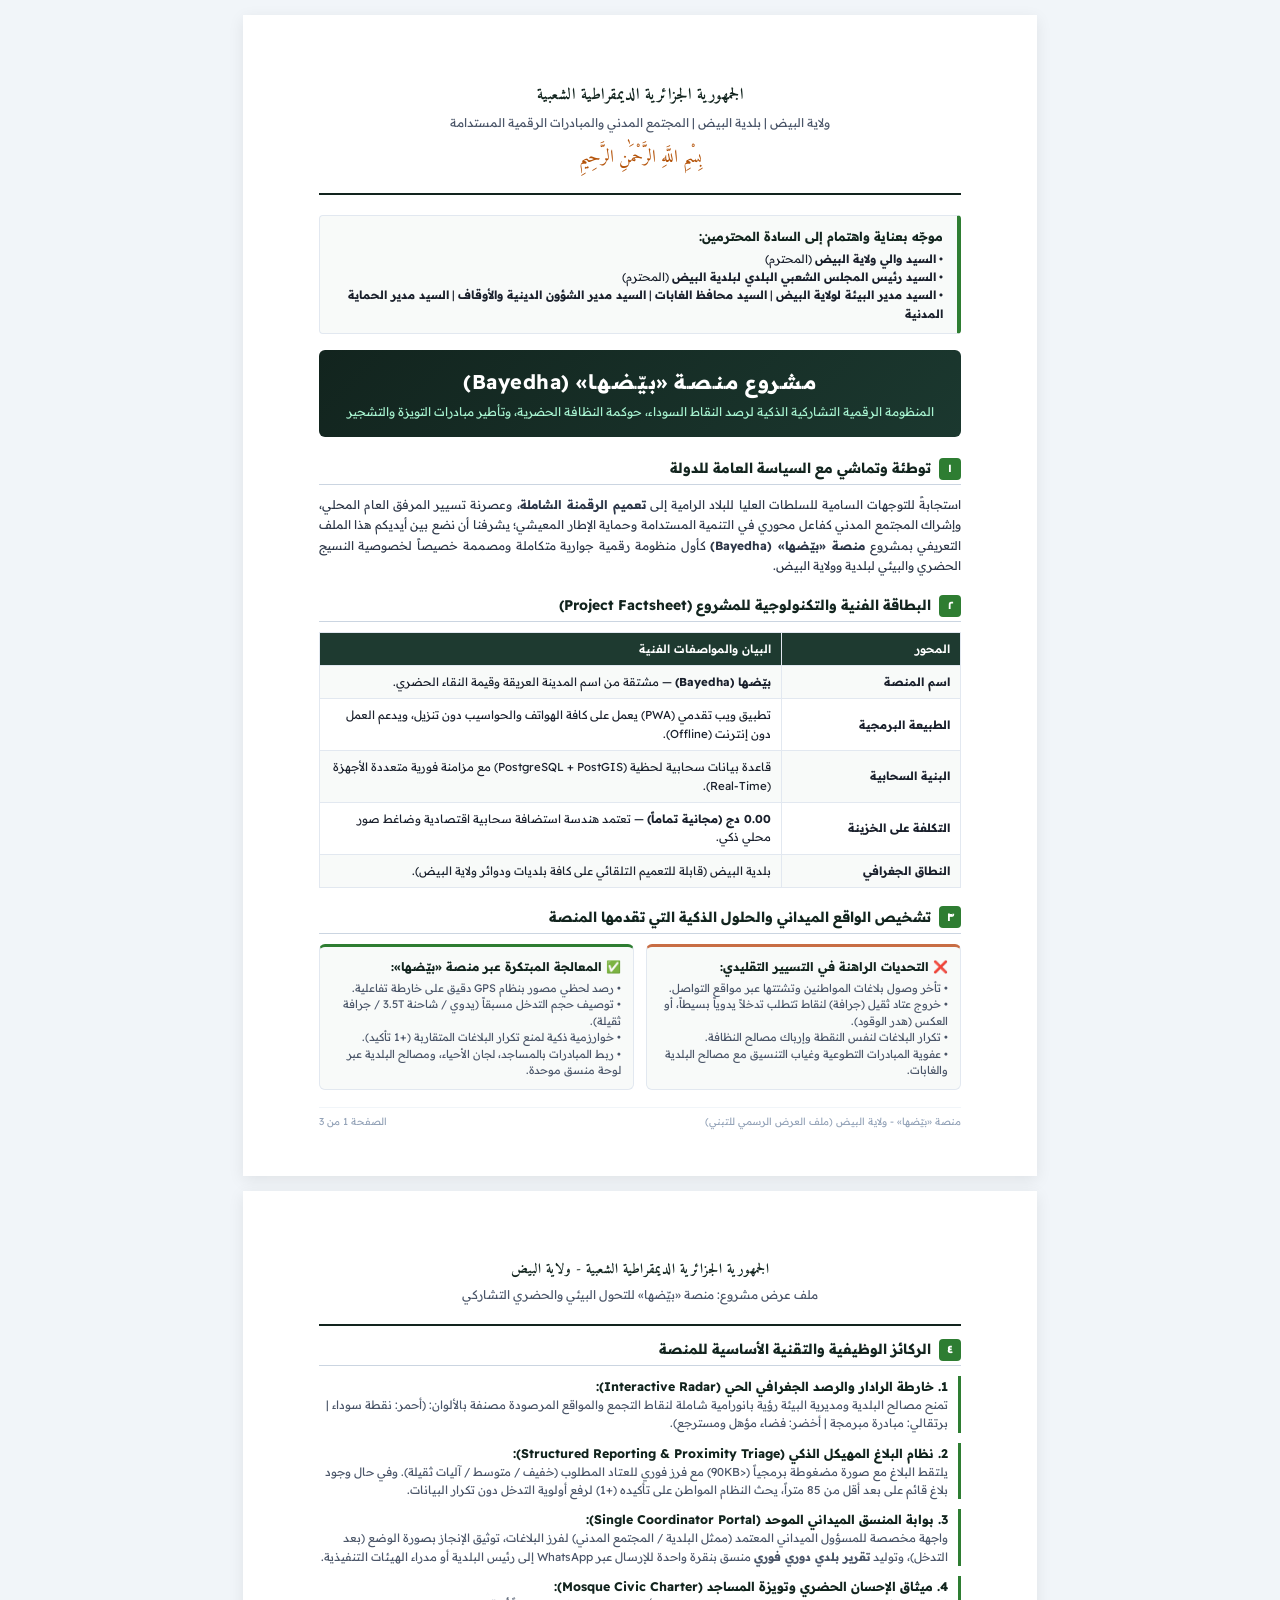
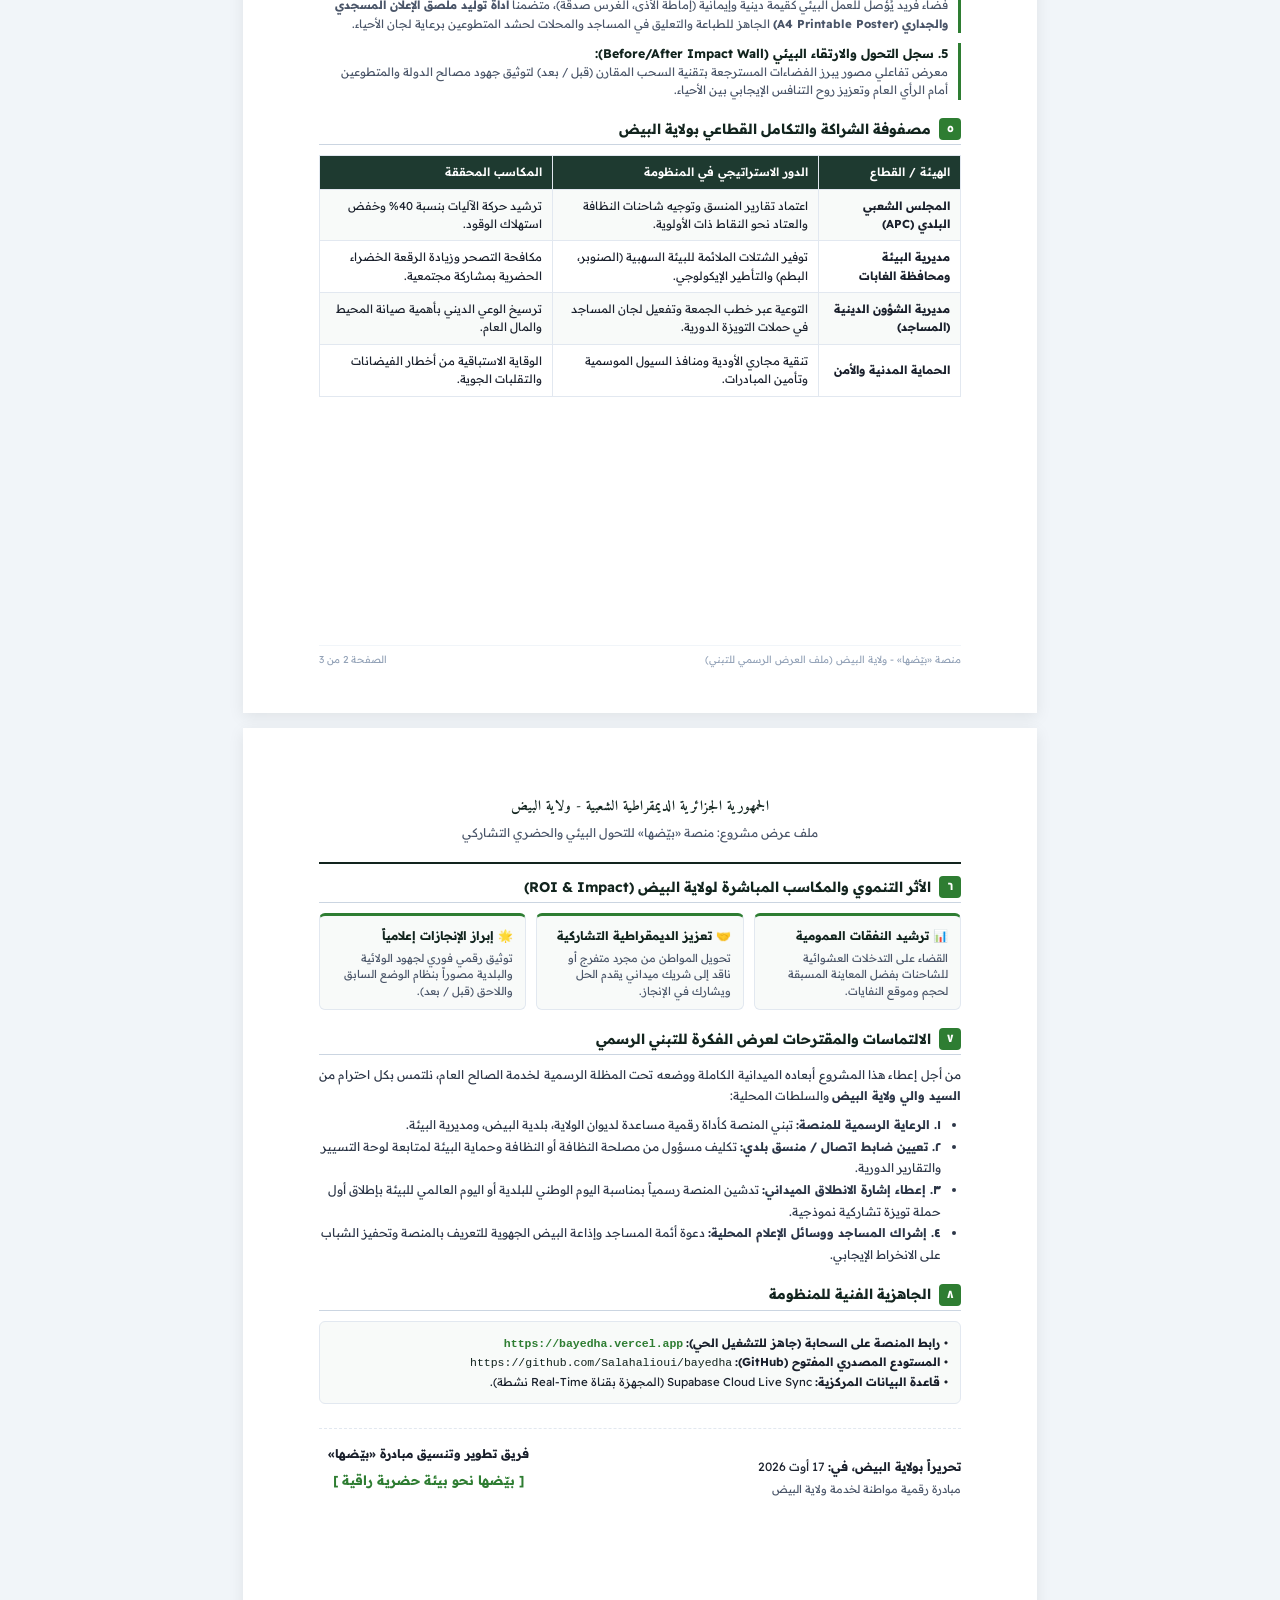
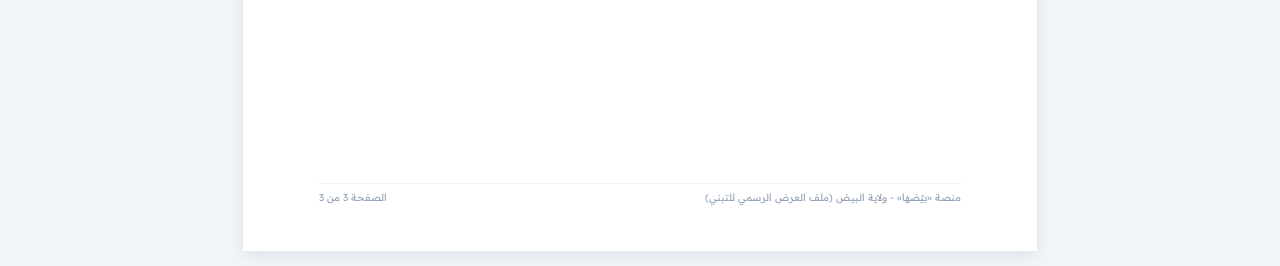
<file: docs/dossier_officiel_elbayadh.html>
<!DOCTYPE html>
<html lang="ar" dir="rtl">
<head>
  <meta charset="UTF-8">
  <title>الملف التقني والتنفيذي لمشروع منصة «بيّضها» - ولاية البيض</title>
  <style>
    @import url('https://fonts.googleapis.com/css2?family=Amiri:ital,wght@0,400;0,700;1,400&family=Readex+Pro:wght@300;400;500;600;700;800&display=swap');

    :root {
      --primary: #12241e;
      --accent: #2e7d32;
      --clay: #c86d44;
      --gold: #b45309;
      --bg-light: #f8faf9;
      --text: #1a202c;
      --text-muted: #4a5568;
      --border: #e2e8f0;
    }

    * {
      box-sizing: border-box;
      margin: 0;
      padding: 0;
      -webkit-print-color-adjust: exact;
      print-color-adjust: exact;
    }

    body {
      font-family: 'Readex Pro', 'Amiri', 'Traditional Arabic', Tahoma, sans-serif;
      background: #f1f5f9;
      color: var(--text);
      line-height: 1.6;
      font-size: 13px;
    }

    .page {
      width: 210mm;
      min-height: 297mm;
      padding: 18mm 20mm;
      margin: 15px auto;
      background: white;
      box-shadow: 0 4px 15px rgba(0,0,0,0.08);
      position: relative;
      page-break-after: always;
    }

    @media print {
      body { background: white; }
      .page { margin: 0; box-shadow: none; width: 100%; min-height: 100vh; padding: 15mm 18mm; }
      @page { size: A4; margin: 0; }
    }

    /* Official Letterhead Header */
    .official-header {
      text-align: center;
      border-bottom: 2px solid var(--primary);
      padding-bottom: 14px;
      margin-bottom: 20px;
    }

    .official-rep {
      font-family: 'Amiri', serif;
      font-size: 16px;
      font-weight: 700;
      color: var(--primary);
      margin-bottom: 4px;
      letter-spacing: 0.5px;
    }

    .official-sub {
      font-size: 12px;
      color: var(--text-muted);
      margin-bottom: 12px;
    }

    .bismillah {
      font-family: 'Amiri', serif;
      font-size: 18px;
      color: var(--gold);
      margin: 6px 0;
    }

    .header-dest-box {
      background: var(--bg-light);
      border: 1px solid var(--border);
      border-right: 4px solid var(--accent);
      padding: 10px 14px;
      border-radius: 4px;
      margin: 12px 0 16px 0;
      text-align: right;
    }

    .header-dest-title {
      font-size: 12.5px;
      font-weight: 700;
      color: var(--primary);
      margin-bottom: 4px;
    }

    .header-dest-list {
      font-size: 11.5px;
      color: var(--text);
      line-height: 1.6;
    }

    .dossier-title-banner {
      background: linear-gradient(135deg, #12241e, #1b382f);
      color: white;
      padding: 16px 20px;
      border-radius: 6px;
      text-align: center;
      margin-bottom: 20px;
    }

    .dossier-title-banner h1 {
      font-size: 20px;
      font-weight: 800;
      color: #ffffff;
      margin-bottom: 4px;
      letter-spacing: 0.5px;
    }

    .dossier-title-banner p {
      font-size: 12px;
      color: #a7f3d0;
      font-weight: 400;
    }

    /* Section Styles */
    .section-block {
      margin-bottom: 18px;
    }

    .section-title {
      font-size: 14px;
      font-weight: 700;
      color: var(--primary);
      border-bottom: 1.5px solid #cbd5e1;
      padding-bottom: 4px;
      margin-bottom: 10px;
      display: flex;
      align-items: center;
      gap: 8px;
    }

    .section-title-icon {
      display: inline-flex;
      align-items: center;
      justify-content: center;
      width: 22px;
      height: 22px;
      background: var(--accent);
      color: white;
      border-radius: 4px;
      font-size: 11px;
    }

    p.body-text {
      text-align: justify;
      color: #2d3748;
      font-size: 12px;
      line-height: 1.7;
      margin-bottom: 8px;
    }

    /* Grid & Cards */
    .grid-2 {
      display: grid;
      grid-template-columns: 1fr 1fr;
      gap: 12px;
      margin: 10px 0;
    }

    .grid-3 {
      display: grid;
      grid-template-columns: 1fr 1fr 1fr;
      gap: 10px;
      margin: 10px 0;
    }

    .info-card {
      background: var(--bg-light);
      border: 1px solid var(--border);
      border-radius: 6px;
      padding: 10px 12px;
    }

    .info-card.highlight {
      border-top: 3px solid var(--accent);
    }

    .info-card.clay {
      border-top: 3px solid var(--clay);
    }

    .info-card h4 {
      font-size: 12px;
      font-weight: 700;
      color: var(--primary);
      margin-bottom: 4px;
    }

    .info-card p {
      font-size: 11px;
      color: var(--text-muted);
      line-height: 1.5;
    }

    /* Key Metrics Table */
    table.data-table {
      width: 100%;
      border-collapse: collapse;
      margin: 10px 0;
      font-size: 11.5px;
    }

    table.data-table th, table.data-table td {
      border: 1px solid var(--border);
      padding: 7px 10px;
      text-align: right;
    }

    table.data-table th {
      background: #1e3a30;
      color: white;
      font-weight: 600;
      font-size: 11.5px;
    }

    table.data-table tr:nth-child(even) {
      background: var(--bg-light);
    }

    /* Feature Pillars */
    .pillar-box {
      border-right: 3px solid var(--accent);
      padding-right: 10px;
      margin-bottom: 10px;
    }

    .pillar-box h4 {
      font-size: 12.5px;
      font-weight: 700;
      color: var(--primary);
    }

    .pillar-box p {
      font-size: 11.5px;
      color: var(--text-muted);
      line-height: 1.6;
    }

    /* Signature & Stamp Area */
    .sign-area {
      margin-top: 24px;
      display: flex;
      justify-content: space-between;
      align-items: flex-end;
      padding-top: 15px;
      border-top: 1px dashed var(--border);
    }

    .sign-box {
      text-align: center;
      width: 220px;
      font-size: 12px;
    }

    .page-num {
      position: absolute;
      bottom: 12mm;
      left: 20mm;
      right: 20mm;
      display: flex;
      justify-content: space-between;
      font-size: 10px;
      color: #94a3b8;
      border-top: 1px solid #f1f5f9;
      padding-top: 6px;
    }
  </style>
</head>
<body>

  <!-- ================= PAGE 1: EXECUTIVE BRIEF & DIAGNOSIS ================= -->
  <div class="page">
    <div class="official-header">
      <div class="official-rep">الجمهورية الجزائرية الديمقراطية الشعبية</div>
      <div class="official-sub">ولاية البيض | بلدية البيض | المجتمع المدني والمبادرات الرقمية المستدامة</div>
      <div class="bismillah">بِسْمِ اللَّهِ الرَّحْمَٰنِ الرَّحِيمِ</div>
    </div>

    <div class="header-dest-box">
      <div class="header-dest-title">موجّه بعناية واهتمام إلى السادة المحترمين:</div>
      <div class="header-dest-list">
        • <strong>السيد والي ولاية البيض</strong> (المحترم)<br>
        • <strong>السيد رئيس المجلس الشعبي البلدي لبلدية البيض</strong> (المحترم)<br>
        • <strong>السيد مدير البيئة لولاية البيض</strong> | <strong>السيد محافظ الغابات</strong> | <strong>السيد مدير الشؤون الدينية والأوقاف</strong> | <strong>السيد مدير الحماية المدنية</strong>
      </div>
    </div>

    <div class="dossier-title-banner">
      <h1>مـشـروع مـنـصـة «بـيّـضـهـا» (Bayedha)</h1>
      <p>المنظومة الرقمية التشاركية الذكية لرصد النقاط السوداء، حوكمة النظافة الحضرية، وتأطير مبادرات التويزة والتشجير</p>
    </div>

    <!-- 1. التوطئة والأهداف الاستراتيجية -->
    <div class="section-block">
      <div class="section-title">
        <span class="section-title-icon">١</span>
        <span>توطئة وتماشي مع السياسة العامة للدولة</span>
      </div>
      <p class="body-text">
        استجابةً للتوجهات السامية للسلطات العليا للبلاد الرامية إلى <strong>تعميم الرقمنة الشاملة</strong>، وعصرنة تسيير المرفق العام المحلي، وإشراك المجتمع المدني كفاعل محوري في التنمية المستدامة وحماية الإطار المعيشي؛ يشرفنا أن نضع بين أيديكم هذا الملف التعريفي بمشروع <strong>منصة «بيّضها» (Bayedha)</strong> كأول منظومة رقمية جوارية متكاملة ومصممة خصيصاً لخصوصية النسيج الحضري والبيئي لبلدية وولاية البيض.
      </p>
    </div>

    <!-- 2. بطاقة الهوية الفنية للمشروع -->
    <div class="section-block">
      <div class="section-title">
        <span class="section-title-icon">٢</span>
        <span>البطاقة الفنية والتكنولوجية للمشروع (Project Factsheet)</span>
      </div>
      <table class="data-table">
        <tr>
          <th style="width: 28%;">المحور</th>
          <th>البيان والمواصفات الفنية</th>
        </tr>
        <tr>
          <td><strong>اسم المنصة</strong></td>
          <td><strong>بيّضها (Bayedha)</strong> — مشتقة من اسم المدينة العريقة وقيمة النقاء الحضري.</td>
        </tr>
        <tr>
          <td><strong>الطبيعة البرمجية</strong></td>
          <td>تطبيق ويب تقدمي (PWA) يعمل على كافة الهواتف والحواسيب دون تنزيل، ويدعم العمل دون إنترنت (Offline).</td>
        </tr>
        <tr>
          <td><strong>البنية السحابية</strong></td>
          <td>قاعدة بيانات سحابية لحظية (PostgreSQL + PostGIS) مع مزامنة فورية متعددة الأجهزة (Real-Time).</td>
        </tr>
        <tr>
          <td><strong>التكلفة على الخزينة</strong></td>
          <td><strong>0.00 دج (مجانية تماماً)</strong> — تعتمد هندسة استضافة سحابية اقتصادية وضاغط صور محلي ذكي.</td>
        </tr>
        <tr>
          <td><strong>النطاق الجغرافي</strong></td>
          <td>بلدية البيض (قابلة للتعميم التلقائي على كافة بلديات ودوائر ولاية البيض).</td>
        </tr>
      </table>
    </div>

    <!-- 3. تشخيص الإشكاليات الميدانية والحلول -->
    <div class="section-block">
      <div class="section-title">
        <span class="section-title-icon">٣</span>
        <span>تشخيص الواقع الميداني والحلول الذكية التي تقدمها المنصة</span>
      </div>
      <div class="grid-2">
        <div class="info-card clay">
          <h4>❌ التحديات الراهنة في التسيير التقليدي:</h4>
          <p>• تأخر وصول بلاغات المواطنين وتشتتها عبر مواقع التواصل.<br>
          • خروج عتاد ثقيل (جرافة) لنقاط تتطلب تدخلاً يدوياً بسيطاً، أو العكس (هدر الوقود).<br>
          • تكرار البلاغات لنفس النقطة وإرباك مصالح النظافة.<br>
          • عفوية المبادرات التطوعية وغياب التنسيق مع مصالح البلدية والغابات.</p>
        </div>
        <div class="info-card highlight">
          <h4>✅ المعالجة المبتكرة عبر منصة «بيّضها»:</h4>
          <p>• رصد لحظي مصور بنظام GPS دقيق على خارطة تفاعلية.<br>
          • توصيف حجم التدخل مسبقاً (يدوي / شاحنة 3.5T / جرافة ثقيلة).<br>
          • خوارزمية ذكية لمنع تكرار البلاغات المتقاربة (+1 تأكيد).<br>
          • ربط المبادرات بالمساجد، لجان الأحياء، ومصالح البلدية عبر لوحة منسق موحدة.</p>
        </div>
      </div>
    </div>

    <div class="page-num">
      <span>منصة «بيّضها» - ولاية البيض (ملف العرض الرسمي للتبني)</span>
      <span>الصفحة 1 من 3</span>
    </div>
  </div>

  <!-- ================= PAGE 2: ARCHITECTURE & OPERATIONAL WORKFLOW ================= -->
  <div class="page">
    <div class="official-header" style="margin-bottom: 12px; padding-bottom: 8px;">
      <div class="official-rep" style="font-size: 14px;">الجمهورية الجزائرية الديمقراطية الشعبية - ولاية البيض</div>
      <div class="official-sub">ملف عرض مشروع: منصة «بيّضها» للتحول البيئي والحضري التشاركي</div>
    </div>

    <!-- 4. الركائز الوظيفية للمنظومة -->
    <div class="section-block">
      <div class="section-title">
        <span class="section-title-icon">٤</span>
        <span>الركائز الوظيفية والتقنية الأساسية للمنصة</span>
      </div>

      <div class="pillar-box">
        <h4>1. خارطة الرادار والرصد الجغرافي الحي (Interactive Radar):</h4>
        <p>تمنح مصالح البلدية ومديرية البيئة رؤية بانورامية شاملة لنقاط التجمع والمواقع المرصودة مصنفة بالألوان: (أحمر: نقطة سوداء | برتقالي: مبادرة مبرمجة | أخضر: فضاء مؤهل ومسترجع).</p>
      </div>

      <div class="pillar-box">
        <h4>2. نظام البلاغ المهيكل الذكي (Structured Reporting & Proximity Triage):</h4>
        <p>يلتقط البلاغ مع صورة مضغوطة برمجياً (&lt;90KB) مع فرز فوري للعتاد المطلوب (خفيف / متوسط / آليات ثقيلة). وفي حال وجود بلاغ قائم على بعد أقل من 85 متراً، يحث النظام المواطن على تأكيده (+1) لرفع أولوية التدخل دون تكرار البيانات.</p>
      </div>

      <div class="pillar-box">
        <h4>3. بوابة المنسق الميداني الموحد (Single Coordinator Portal):</h4>
        <p>واجهة مخصصة للمسؤول الميداني المعتمد (ممثل البلدية / المجتمع المدني) لفرز البلاغات، توثيق الإنجاز بصورة الوضع (بعد التدخل)، وتوليد <strong>تقرير بلدي دوري فوري</strong> منسق بنقرة واحدة للإرسال عبر WhatsApp إلى رئيس البلدية أو مدراء الهيئات التنفيذية.</p>
      </div>

      <div class="pillar-box">
        <h4>4. ميثاق الإحسان الحضري وتويزة المساجد (Mosque Civic Charter):</h4>
        <p>فضاء فريد يُؤصل للعمل البيئي كقيمة دينية وإيمانية (إماطة الأذى، الغرس صدقة)، متضمناً <strong>أداة توليد ملصق الإعلان المسجدي والجداري (A4 Printable Poster)</strong> الجاهز للطباعة والتعليق في المساجد والمحلات لحشد المتطوعين برعاية لجان الأحياء.</p>
      </div>

      <div class="pillar-box">
        <h4>5. سجل التحول والارتقاء البيئي (Before/After Impact Wall):</h4>
        <p>معرض تفاعلي مصور يبرز الفضاءات المسترجعة بتقنية السحب المقارن (قبل / بعد) لتوثيق جهود مصالح الدولة والمتطوعين أمام الرأي العام وتعزيز روح التنافس الإيجابي بين الأحياء.</p>
      </div>
    </div>

    <!-- 5. مصفوفة التكامل بين الهيئات والقطاعات -->
    <div class="section-block">
      <div class="section-title">
        <span class="section-title-icon">٥</span>
        <span>مصفوفة الشراكة والتكامل القطاعي بولاية البيض</span>
      </div>
      <table class="data-table">
        <tr>
          <th>الهيئة / القطاع</th>
          <th>الدور الاستراتيجي في المنظومة</th>
          <th>المكاسب المحققة</th>
        </tr>
        <tr>
          <td><strong>المجلس الشعبي البلدي (APC)</strong></td>
          <td>اعتماد تقارير المنسق وتوجيه شاحنات النظافة والعتاد نحو النقاط ذات الأولوية.</td>
          <td>ترشيد حركة الآليات بنسبة 40% وخفض استهلاك الوقود.</td>
        </tr>
        <tr>
          <td><strong>مديرية البيئة ومحافظة الغابات</strong></td>
          <td>توفير الشتلات الملائمة للبيئة السهبية (الصنوبر، البطم) والتأطير الإيكولوجي.</td>
          <td>مكافحة التصحر وزيادة الرقعة الخضراء الحضرية بمشاركة مجتمعية.</td>
        </tr>
        <tr>
          <td><strong>مديرية الشؤون الدينية (المساجد)</strong></td>
          <td>التوعية عبر خطب الجمعة وتفعيل لجان المساجد في حملات التويزة الدورية.</td>
          <td>ترسيخ الوعي الديني بأهمية صيانة المحيط والمال العام.</td>
        </tr>
        <tr>
          <td><strong>الحماية المدنية والأمن</strong></td>
          <td>تنقية مجاري الأودية ومنافذ السيول الموسمية وتأمين المبادرات.</td>
          <td>الوقاية الاستباقية من أخطار الفيضانات والتقلبات الجوية.</td>
        </tr>
      </table>
    </div>

    <div class="page-num">
      <span>منصة «بيّضها» - ولاية البيض (ملف العرض الرسمي للتبني)</span>
      <span>الصفحة 2 من 3</span>
    </div>
  </div>

  <!-- ================= PAGE 3: IMPACT, ROI & ROADMAP ================= -->
  <div class="page">
    <div class="official-header" style="margin-bottom: 12px; padding-bottom: 8px;">
      <div class="official-rep" style="font-size: 14px;">الجمهورية الجزائرية الديمقراطية الشعبية - ولاية البيض</div>
      <div class="official-sub">ملف عرض مشروع: منصة «بيّضها» للتحول البيئي والحضري التشاركي</div>
    </div>

    <!-- 6. العوائد والمكاسب العامة للولاية -->
    <div class="section-block">
      <div class="section-title">
        <span class="section-title-icon">٦</span>
        <span>الأثر التنموي والمكاسب المباشرة لولاية البيض (ROI & Impact)</span>
      </div>
      <div class="grid-3">
        <div class="info-card highlight">
          <h4>📊 ترشيد النفقات العمومية</h4>
          <p>القضاء على التدخلات العشوائية للشاحنات بفضل المعاينة المسبقة لحجم وموقع النفايات.</p>
        </div>
        <div class="info-card highlight">
          <h4>🤝 تعزيز الديمقراطية التشاركية</h4>
          <p>تحويل المواطن من مجرد متفرج أو ناقد إلى شريك ميداني يقدم الحل ويشارك في الإنجاز.</p>
        </div>
        <div class="info-card highlight">
          <h4>🌟 إبراز الإنجازات إعلامياً</h4>
          <p>توثيق رقمي فوري لجهود الولائية والبلدية مصوراً بنظام الوضع السابق واللاحق (قبل / بعد).</p>
        </div>
      </div>
    </div>

    <!-- 7. متطلبات التبني والرعاية الرسمية -->
    <div class="section-block">
      <div class="section-title">
        <span class="section-title-icon">٧</span>
        <span>الالتماسات والمقترحات لعرض الفكرة للتبني الرسمي</span>
      </div>
      <p class="body-text">
        من أجل إعطاء هذا المشروع أبعاده الميدانية الكاملة ووضعه تحت المظلة الرسمية لخدمة الصالح العام، نلتمس بكل احترام من <strong>السيد والي ولاية البيض</strong> والسلطات المحلية:
      </p>
      <ul style="margin-right: 20px; font-size: 12px; color: #2d3748; line-height: 1.8;">
        <li><strong>١. الرعاية الرسمية للمنصة:</strong> تبني المنصة كأداة رقمية مساعدة لديوان الولاية، بلدية البيض، ومديرية البيئة.</li>
        <li><strong>٢. تعيين ضابط اتصال / منسق بلدي:</strong> تكليف مسؤول من مصلحة النظافة أو النظافة وحماية البيئة لمتابعة لوحة التسيير والتقارير الدورية.</li>
        <li><strong>٣. إعطاء إشارة الانطلاق الميداني:</strong> تدشين المنصة رسمياً بمناسبة اليوم الوطني للبلدية أو اليوم العالمي للبيئة بإطلاق أول حملة تويزة تشاركية نموذجية.</li>
        <li><strong>٤. إشراك المساجد ووسائل الإعلام المحلية:</strong> دعوة أئمة المساجد وإذاعة البيض الجهوية للتعريف بالمنصة وتحفيز الشباب على الانخراط الإيجابي.</li>
      </ul>
    </div>

    <!-- 8. جاهزية التطبيق والروابط الرسمية -->
    <div class="section-block">
      <div class="section-title">
        <span class="section-title-icon">٨</span>
        <span>الجاهزية الفنية للمنظومة</span>
      </div>
      <div style="background: var(--bg-light); border: 1px solid var(--border); padding: 12px; border-radius: 6px; font-size: 11.5px;">
        <p><strong>• رابط المنصة على السحابة (جاهز للتشغيل الحي):</strong> <code style="color: var(--accent); font-weight: 700;">https://bayedha.vercel.app</code></p>
        <p><strong>• المستودع المصدري المفتوح (GitHub):</strong> <code style="color: var(--primary);">https://github.com/Salahalioui/bayedha</code></p>
        <p><strong>• قاعدة البيانات المركزية:</strong> Supabase Cloud Live Sync (المجهزة بقناة Real-Time نشطة).</p>
      </div>
    </div>

    <!-- الخاتمة والتوقيع -->
    <div class="sign-area">
      <div class="sign-box" style="text-align: right;">
        <p><strong>تحريراً بولاية البيض، في:</strong> 17 أوت 2026</p>
        <p style="color: var(--text-muted); font-size: 11px; margin-top: 4px;">مبادرة رقمية مواطنة لخدمة ولاية البيض</p>
      </div>
      <div class="sign-box">
        <p><strong>فريق تطوير وتنسيق مبادرة «بيّضها»</strong></p>
        <div style="height: 35px; display: flex; align-items: center; justify-content: center; color: var(--accent); font-weight: 700; font-size: 13px;">
          [ بيّضها نحو بيئة حضرية راقية ]
        </div>
      </div>
    </div>

    <div class="page-num">
      <span>منصة «بيّضها» - ولاية البيض (ملف العرض الرسمي للتبني)</span>
      <span>الصفحة 3 من 3</span>
    </div>
  </div>

</body>
</html>
</file>
